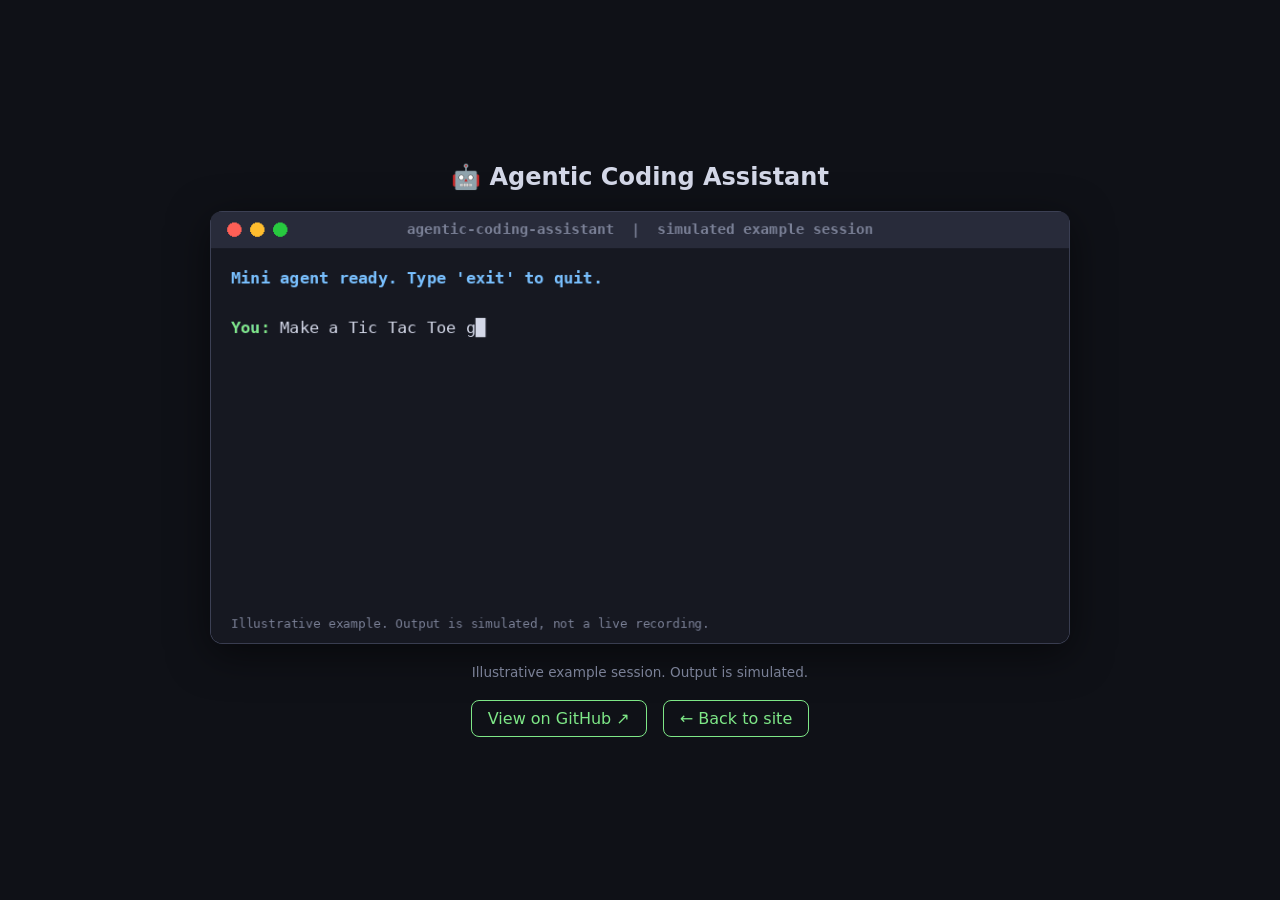
<file: demo.html>
<!doctype html>
<html lang="en">
  <head>
    <meta charset="utf-8" />
    <meta name="viewport" content="width=device-width, initial-scale=1" />
    <title>Agentic Coding Assistant: Demo</title>
    <style>
      :root {
        --bg: #0f1117;
        --text: #d4d8e8;
        --muted: #7a8096;
        --accent: #7ee787;
      }
      * {
        box-sizing: border-box;
      }
      body {
        margin: 0;
        min-height: 100vh;
        display: flex;
        flex-direction: column;
        align-items: center;
        justify-content: center;
        gap: 1.25rem;
        padding: 2rem 1rem;
        background: var(--bg);
        color: var(--text);
        font-family:
          system-ui,
          -apple-system,
          "Segoe UI",
          sans-serif;
        text-align: center;
      }
      h1 {
        margin: 0;
        font-size: 1.5rem;
      }
      img {
        width: 100%;
        max-width: 860px;
        height: auto;
        border-radius: 12px;
        box-shadow: 0 10px 40px rgba(0, 0, 0, 0.5);
      }
      .note {
        margin: 0;
        font-size: 0.85rem;
        color: var(--muted);
      }
      .links {
        display: flex;
        gap: 1rem;
        flex-wrap: wrap;
        justify-content: center;
      }
      a {
        color: var(--accent);
        text-decoration: none;
        border: 1px solid var(--accent);
        padding: 0.5rem 1rem;
        border-radius: 8px;
      }
      a:hover {
        background: var(--accent);
        color: var(--bg);
      }
    </style>
  </head>
  <body>
    <h1>🤖 Agentic Coding Assistant</h1>
    <img
      src="./images/demo.gif"
      alt="Animated example of the agent building a Tic Tac Toe game in the terminal"
    />
    <p class="note">Illustrative example session. Output is simulated.</p>
    <div class="links">
      <a
        href="https://github.com/theprotoscore/agentic-coding-assistant"
        target="_blank"
        rel="noopener noreferrer"
        >View on GitHub ↗</a
      >
      <a href="/">← Back to site</a>
    </div>
  </body>
</html>
</file>
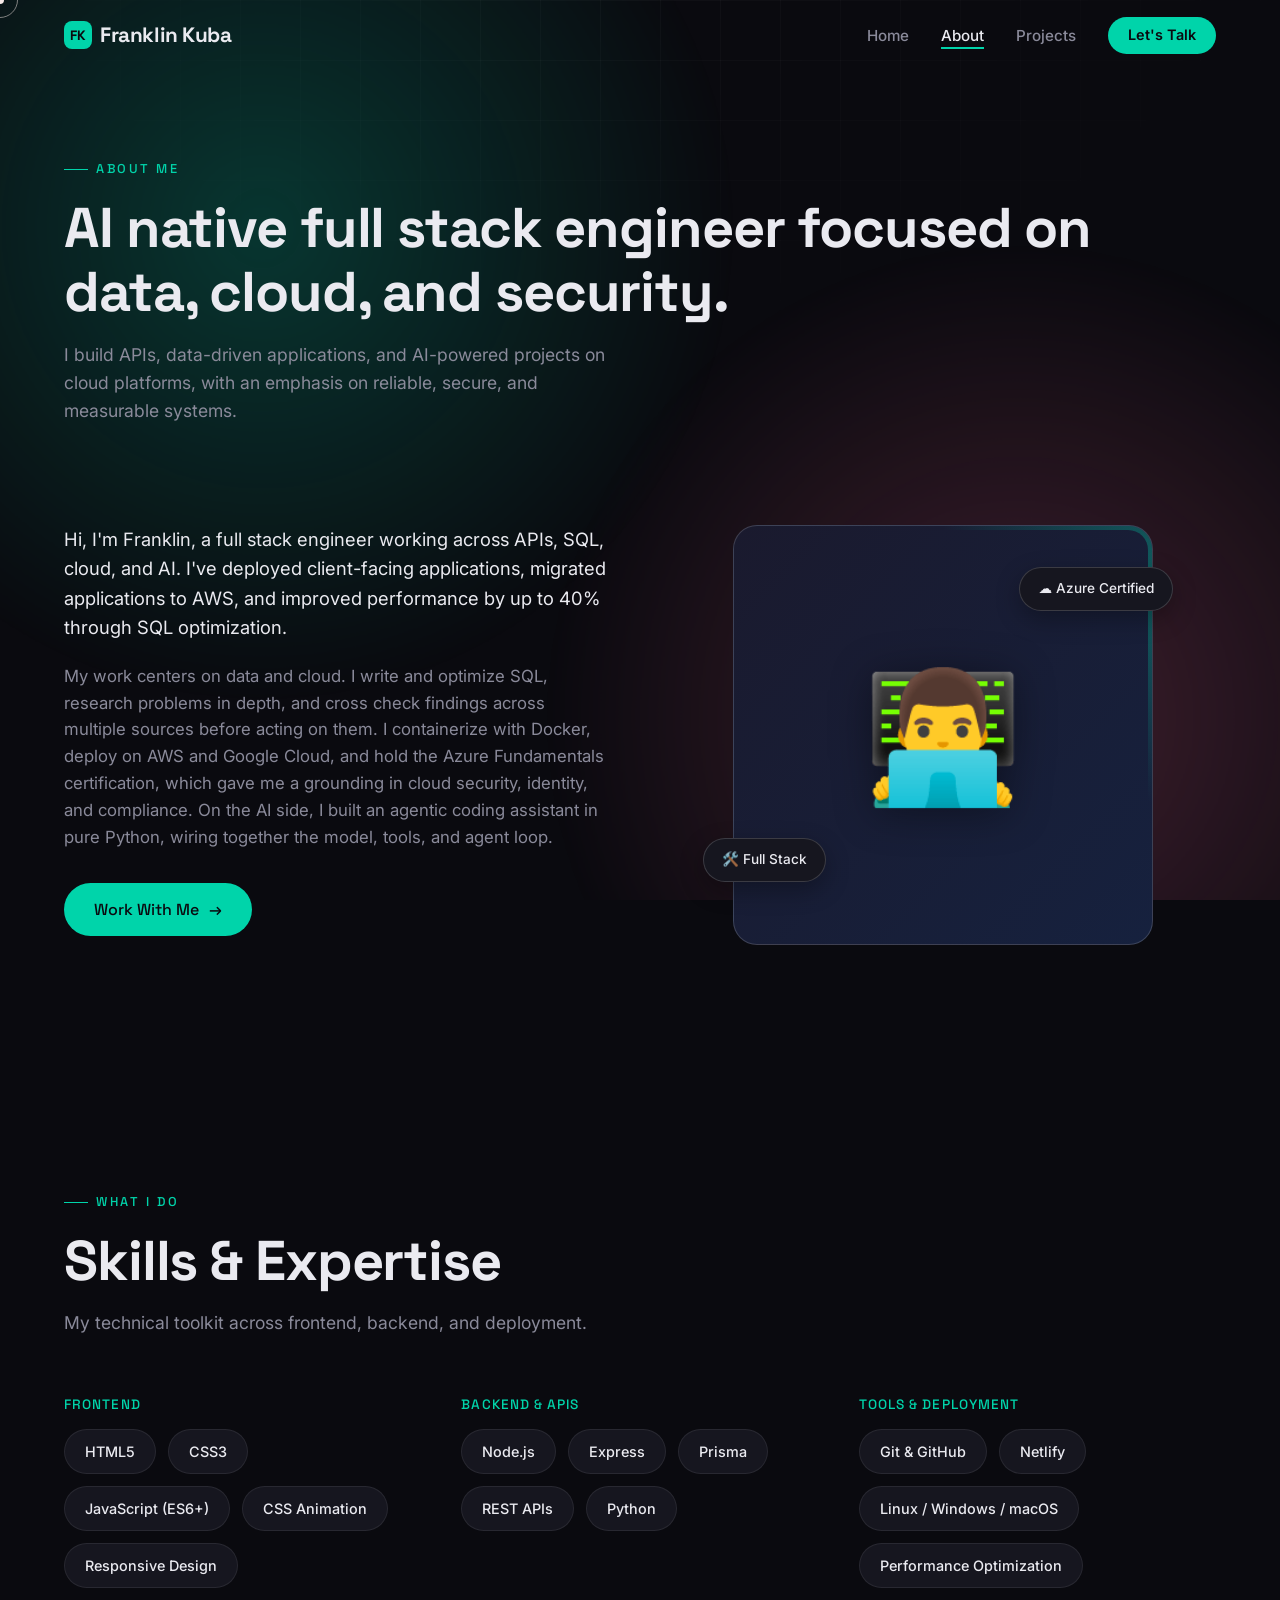
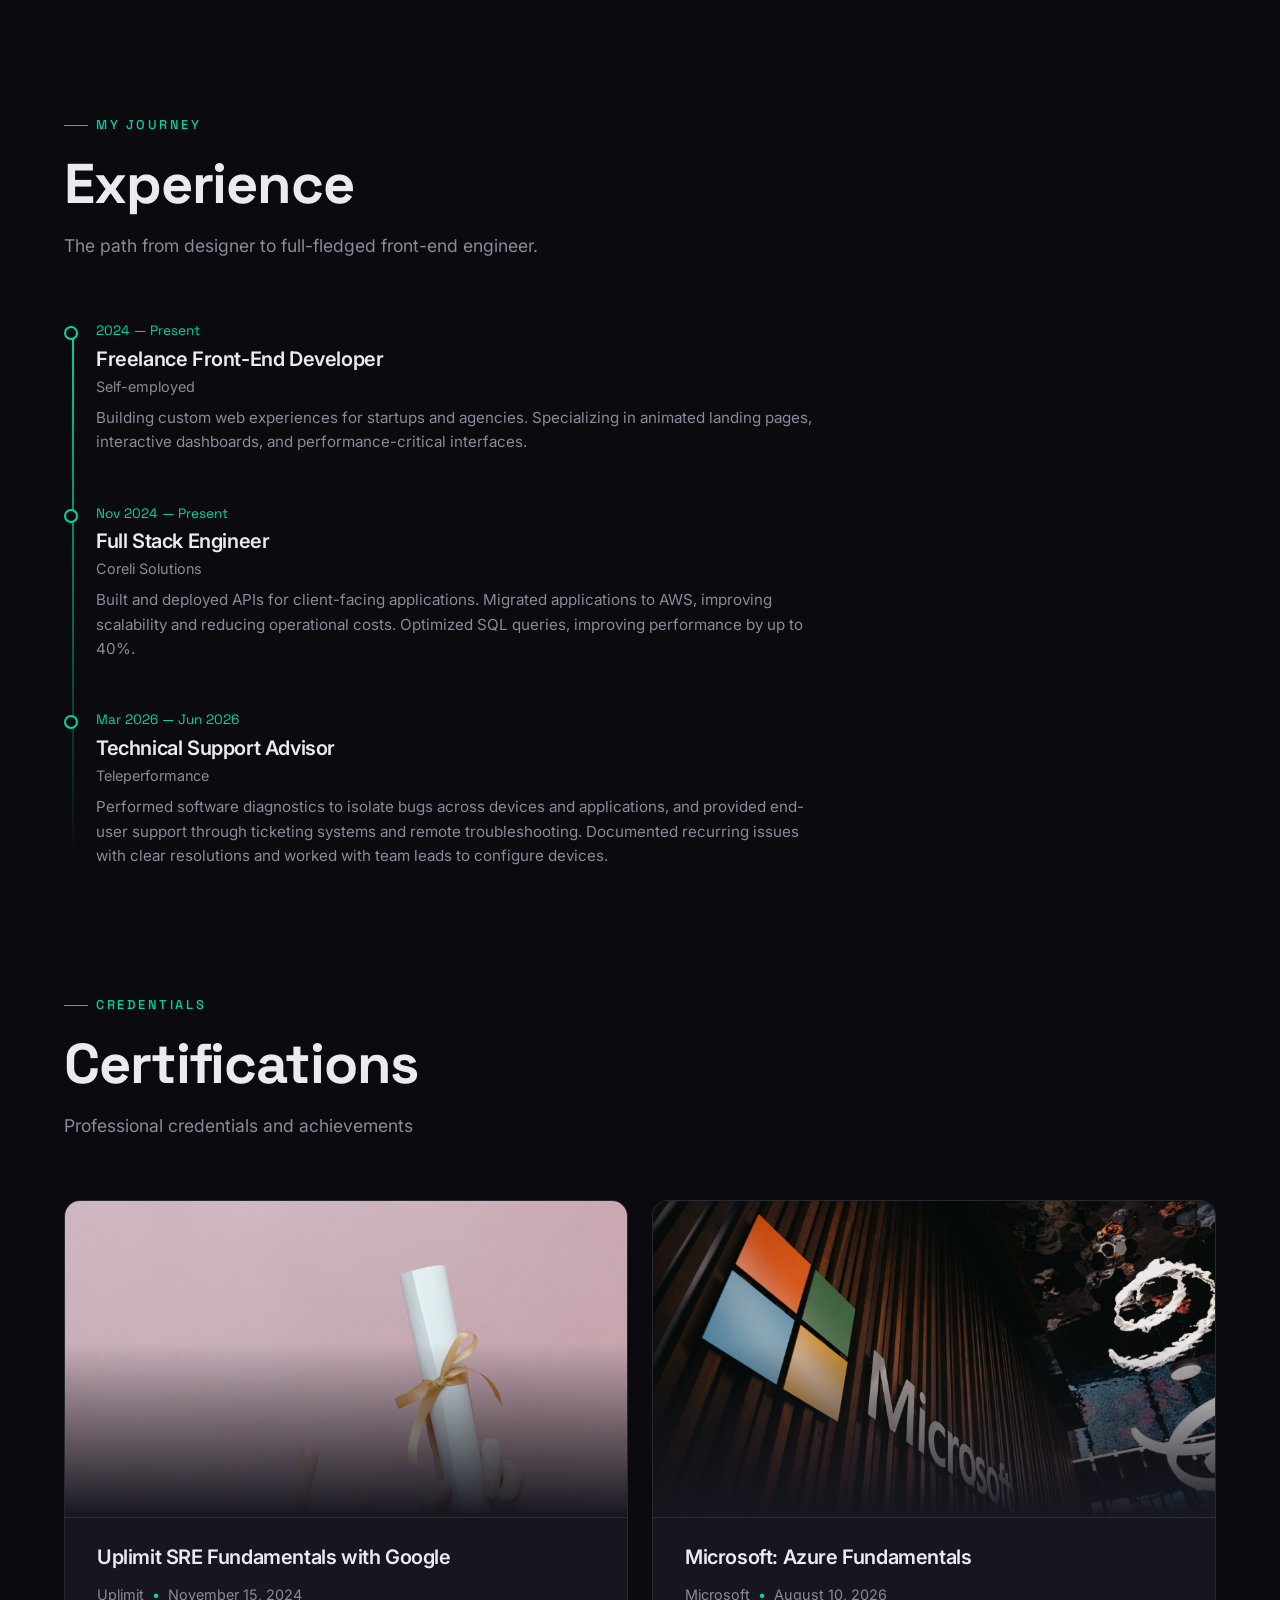
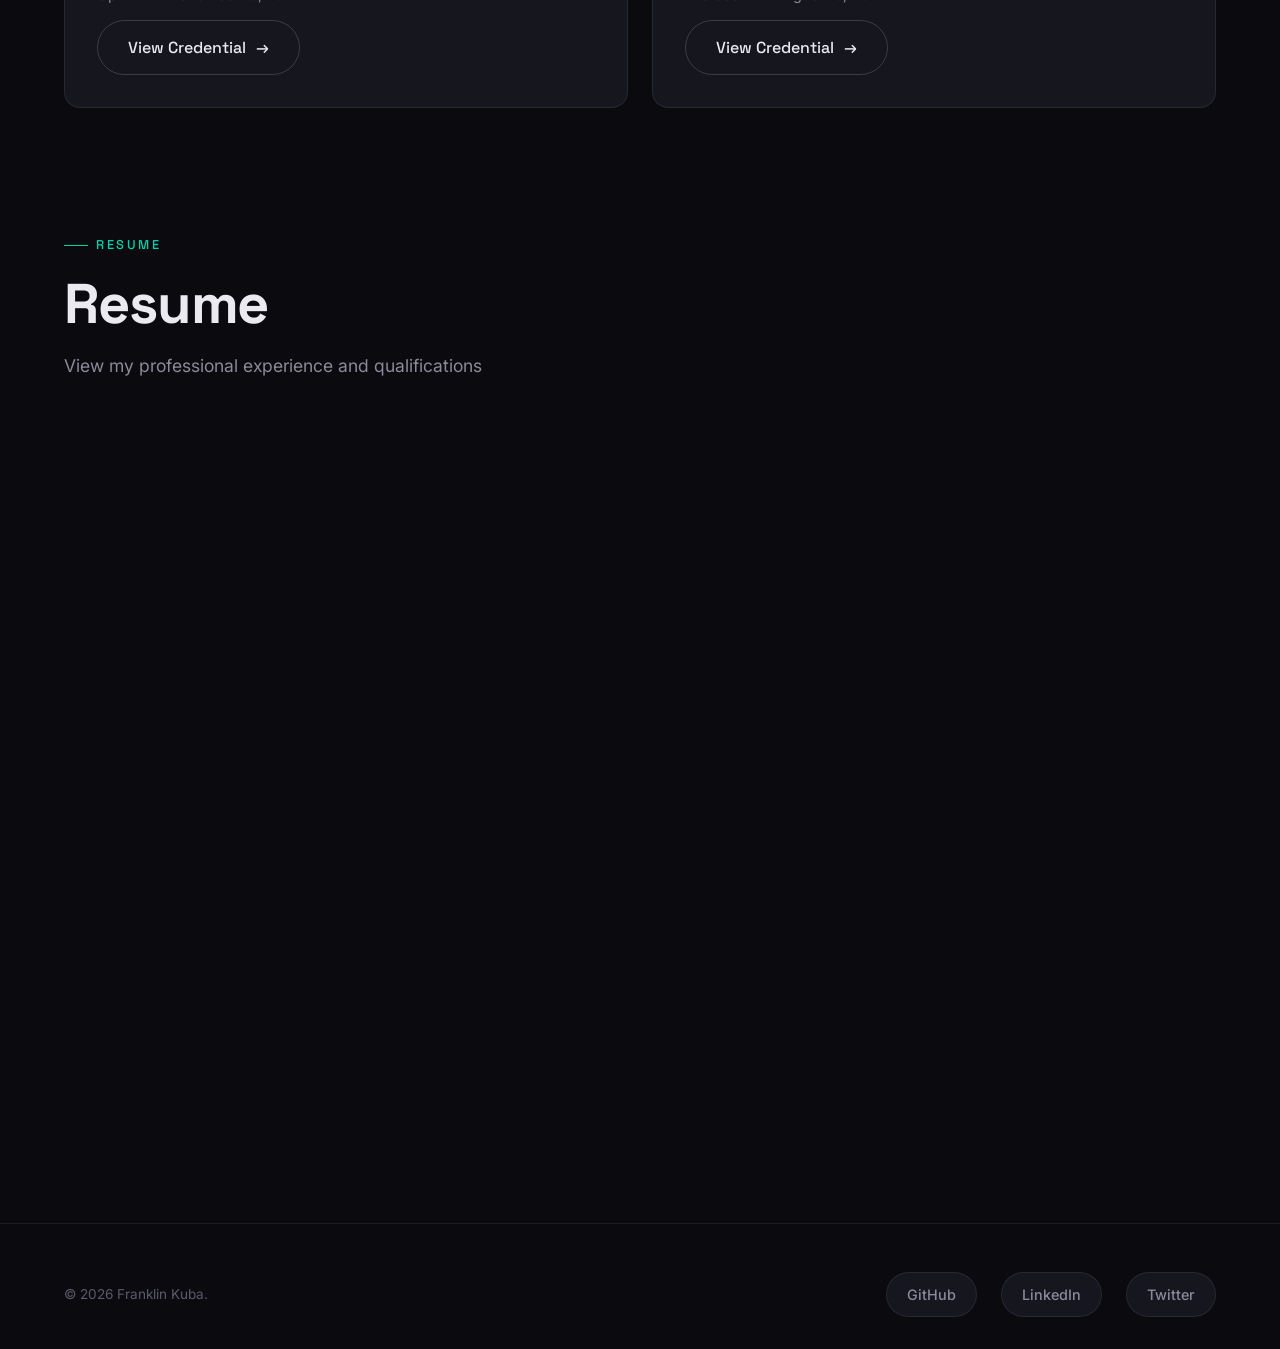
<file: pages/about.html>
<!doctype html>
<html lang="en">
  <head>
    <meta charset="UTF-8" />
    <link rel="icon" type="image/svg+xml" href="/vite.svg" />
    <meta name="viewport" content="width=device-width, initial-scale=1.0" />
    <link rel="stylesheet" href="../css/general.css" />
    <link rel="stylesheet" href="../css/about.css" />
    <title>About</title>
  </head>
  <body>
    <div class="loader">
      <div class="loader-text">ABOUT</div>
      <div class="loader-bar"></div>
    </div>

    <div class="cursor-dot"></div>
    <div class="cursor-ring"></div>

    <div class="aurora"></div>
    <div class="grid-overlay"></div>

    <div class="page-wrapper">
      <!-- Navbar -->
      <nav class="navbar">
        <div class="container">
          <a href="../index.html" class="logo">
            <span class="logo-mark">FK</span>
            Franklin Kuba
          </a>
          <button class="nav-toggle" aria-label="Toggle menu">
            <span></span><span></span><span></span>
          </button>
          <ul class="nav-links">
            <li><a href="../index.html">Home</a></li>
            <li><a href="about.html">About</a></li>
            <li><a href="projects.html">Projects</a></li>
            <li>
              <a href="contact.html" class="nav-cta">Let's Talk</a>
            </li>
          </ul>
        </div>
      </nav>

      <!-- Page header -->
      <section class="page-header">
        <div class="container">
          <div class="reveal">
            <div class="eyebrow">About Me</div>
            <h1 class="section-title" style="margin-bottom: 16px">
              AI native full stack engineer focused on data, cloud, and
              security.
            </h1>
            <p class="section-sub">
              I build APIs, data-driven applications, and AI-powered projects on
              cloud platforms, with an emphasis on reliable, secure, and
              measurable systems.
            </p>
          </div>
        </div>
      </section>

      <!-- Bio + Avatar -->
      <section style="padding-top: 0">
        <div class="container">
          <div class="two-col">
            <div class="reveal">
              <p
                style="
                  font-size: 1.15rem;
                  margin-bottom: 20px;
                  color: var(--text);
                "
              >
                Hi, I'm Franklin, a full stack engineer working across APIs,
                SQL, cloud, and AI. I've deployed client-facing applications,
                migrated applications to AWS, and improved performance by up to
                40% through SQL optimization.
              </p>
              <p
                style="
                  font-size: 1.05rem;
                  margin-bottom: 20px;
                  color: var(--text-muted);
                "
              >
                My work centers on data and cloud. I write and optimize SQL,
                research problems in depth, and cross check findings across
                multiple sources before acting on them. I containerize with
                Docker, deploy on AWS and Google Cloud, and hold the Azure
                Fundamentals certification, which gave me a grounding in cloud
                security, identity, and compliance. On the AI side, I built an
                agentic coding assistant in pure Python, wiring together the
                model, tools, and agent loop.
              </p>
              <div style="margin-top: 32px">
                <a href="contact.html" class="btn btn-primary">
                  Work With Me
                  <span>→</span>
                </a>
              </div>
            </div>

            <div class="reveal reveal-delay-2">
              <div class="avatar-wrap" data-parallax="0.05">
                <div class="avatar-frame">
                  <span class="emoji-inner">👨‍💻</span>
                </div>
                <div class="floating-badge badge-1">☁️ Azure Certified</div>
                <div class="floating-badge badge-2">🛠️ Full Stack</div>
              </div>
            </div>
          </div>
        </div>
      </section>

      <!-- Skills -->
      <section>
        <div class="container">
          <div class="reveal">
            <div class="eyebrow">What I Do</div>
            <h2 class="section-title">Skills & Expertise</h2>
            <p class="section-sub">
              My technical toolkit across frontend, backend, and deployment.
            </p>
          </div>

          <div class="skill-groups">
            <div class="skill-group reveal">
              <h4>Frontend</h4>
              <div class="skill-chips">
                <span class="chip">HTML5</span>
                <span class="chip">CSS3</span>
                <span class="chip">JavaScript (ES6+)</span>
                <span class="chip">CSS Animation</span>
                <span class="chip">Responsive Design</span>
              </div>
            </div>

            <div class="skill-group reveal reveal-delay-1">
              <h4>Backend & APIs</h4>
              <div class="skill-chips">
                <span class="chip">Node.js</span>
                <span class="chip">Express</span>
                <span class="chip">Prisma</span>
                <span class="chip">REST APIs</span>
                <span class="chip">Python</span>
              </div>
            </div>

            <div class="skill-group reveal reveal-delay-2">
              <h4>Tools & Deployment</h4>
              <div class="skill-chips">
                <span class="chip">Git & GitHub</span>
                <span class="chip">Netlify</span>
                <span class="chip">Linux / Windows / macOS</span>
                <span class="chip">Performance Optimization</span>
              </div>
            </div>
          </div>
        </div>
      </section>

      <!-- Timeline -->
      <section style="padding-top: 0">
        <div class="container">
          <div class="reveal">
            <div class="eyebrow">My Journey</div>
            <h2 class="section-title">Experience</h2>
            <p class="section-sub">
              The path from designer to full-fledged front-end engineer.
            </p>
          </div>

          <div class="timeline">
            <div class="timeline-item reveal">
              <div class="timeline-date">2024 — Present</div>
              <h4>Freelance Front-End Developer</h4>
              <div class="org">Self-employed</div>
              <p>
                Building custom web experiences for startups and agencies.
                Specializing in animated landing pages, interactive dashboards,
                and performance-critical interfaces.
              </p>
            </div>
            <div class="timeline-item reveal reveal-delay-1">
              <div class="timeline-date">Nov 2024 — Present</div>
              <h4>Full Stack Engineer</h4>
              <div class="org">Coreli Solutions</div>
              <p>
                Built and deployed APIs for client-facing applications. Migrated
                applications to AWS, improving scalability and reducing
                operational costs. Optimized SQL queries, improving performance
                by up to 40%.
              </p>
            </div>
            <div class="timeline-item reveal reveal-delay-2">
              <div class="timeline-date">Mar 2026 — Jun 2026</div>
              <h4>Technical Support Advisor</h4>
              <div class="org">Teleperformance</div>
              <p>
                Performed software diagnostics to isolate bugs across devices
                and applications, and provided end-user support through
                ticketing systems and remote troubleshooting. Documented
                recurring issues with clear resolutions and worked with team
                leads to configure devices.
              </p>
            </div>
          </div>
        </div>
      </section>

      <!-- Certifications -->
      <section style="padding-top: 0">
        <div class="container">
          <div class="reveal">
            <div class="eyebrow">Credentials</div>
            <h2 class="section-title">Certifications</h2>
            <p class="section-sub">Professional credentials and achievements</p>
          </div>

          <div class="info-grid">
            <article class="info-card reveal">
              <div class="info-card-image">
                <img
                  src="/images/pexels-certification.jpg"
                  alt="Uplimit SRE Fundamentals with Google certification"
                  loading="lazy"
                />
              </div>
              <div class="info-card-body">
                <h3>Uplimit SRE Fundamentals with Google</h3>
                <div class="info-card-meta">
                  <span>Uplimit</span>
                  <span class="dot">•</span>
                  <time datetime="2024-11-15">November 15, 2024</time>
                </div>
                <a
                  href="https://www.credential.net/1b061825-208e-40e1-88e0-7d75e5f5a80b#acc.vcsWuq3P"
                  target="_blank"
                  rel="noopener noreferrer"
                  class="btn btn-ghost"
                  >View Credential <span>→</span></a
                >
              </div>
            </article>

            <article class="info-card reveal reveal-delay-1">
              <div class="info-card-image">
                <img
                  src="/images/pexels-microsoft.jpg"
                  alt="Microsoft Azure Fundamentals certification"
                  loading="lazy"
                />
              </div>
              <div class="info-card-body">
                <h3>Microsoft: Azure Fundamentals</h3>
                <div class="info-card-meta">
                  <span>Microsoft</span>
                  <span class="dot">•</span>
                  <time datetime="2026-08-10">August 10, 2026</time>
                </div>
                <a
                  href="https://learn.microsoft.com/en-us/users/franklinkuba-4340/credentials/a5c5408ed3b37ac4?ref=https%3A%2F%2Fwww.linkedin.com%2F"
                  target="_blank"
                  rel="noopener noreferrer"
                  class="btn btn-ghost"
                  >View Credential <span>→</span></a
                >
              </div>
            </article>
          </div>
        </div>
      </section>

      <!-- Resume -->
      <section style="padding-top: 0">
        <div class="container">
          <div class="reveal">
            <div class="eyebrow">Resume</div>
            <h2 class="section-title">Resume</h2>
            <p class="section-sub">
              View my professional experience and qualifications
            </p>
          </div>

          <div class="info-grid">
            <article class="info-card info-card-wide reveal">
              <div class="info-card-image">
                <img
                  src="/images/pexels-resume.jpg"
                  alt="Franklin Kuba professional resume"
                  loading="lazy"
                />
              </div>
              <div class="info-card-body">
                <h3>My Professional Resume</h3>
                <p>
                  View my complete work history, education, and skills. Download
                  a copy for your records or view it online to see my full
                  professional background and technical expertise.
                </p>
                <div class="info-card-actions">
                  <a
                    href="/docs/Franklin_kuba_resume.pdf"
                    target="_blank"
                    rel="noopener noreferrer"
                    class="btn btn-primary"
                    >View Resume <span>→</span></a
                  >
                  <a
                    href="/docs/Franklin_kuba_resume.pdf"
                    download
                    class="btn btn-ghost"
                    >Download Resume</a
                  >
                </div>
              </div>
            </article>
          </div>
        </div>
      </section>

      <!-- CTA -->
      <section style="padding-top: 0">
        <div class="container">
          <div class="reveal" style="text-align: center">
            <h2 class="section-title">Want to know more?</h2>
            <p
              class="section-sub"
              style="margin-left: auto; margin-right: auto"
            >
              Check out my work or reach out directly — I'd love to hear about
              your project.
            </p>
            <div
              style="
                display: flex;
                gap: 16px;
                justify-content: center;
                flex-wrap: wrap;
              "
            >
              <a href="projects.html" class="btn btn-primary"
                >View Projects <span>→</span></a
              >
              <a href="contact.html" class="btn btn-ghost">Contact Me</a>
            </div>
          </div>
        </div>
      </section>

      <footer class="footer">
        <div class="container">
          <div class="footer-copy">© 2026 Franklin Kuba.</div>
          <div class="footer-links">
            <a
              href="https://github.com/theprotoscore"
              target="_blank"
              class="chip"
              >GitHub</a
            >
            <a
              href="https://www.linkedin.com/in/franklinkuba/"
              target="_blank"
              class="chip"
              >LinkedIn</a
            >
            <a
              href="https://twitter.com/theprotoscore"
              target="_blank"
              class="chip"
              >Twitter</a
            >
          </div>
        </div>
      </footer>
    </div>

    <script src="../js/main.js"></script>
  </body>
</html>
</file>
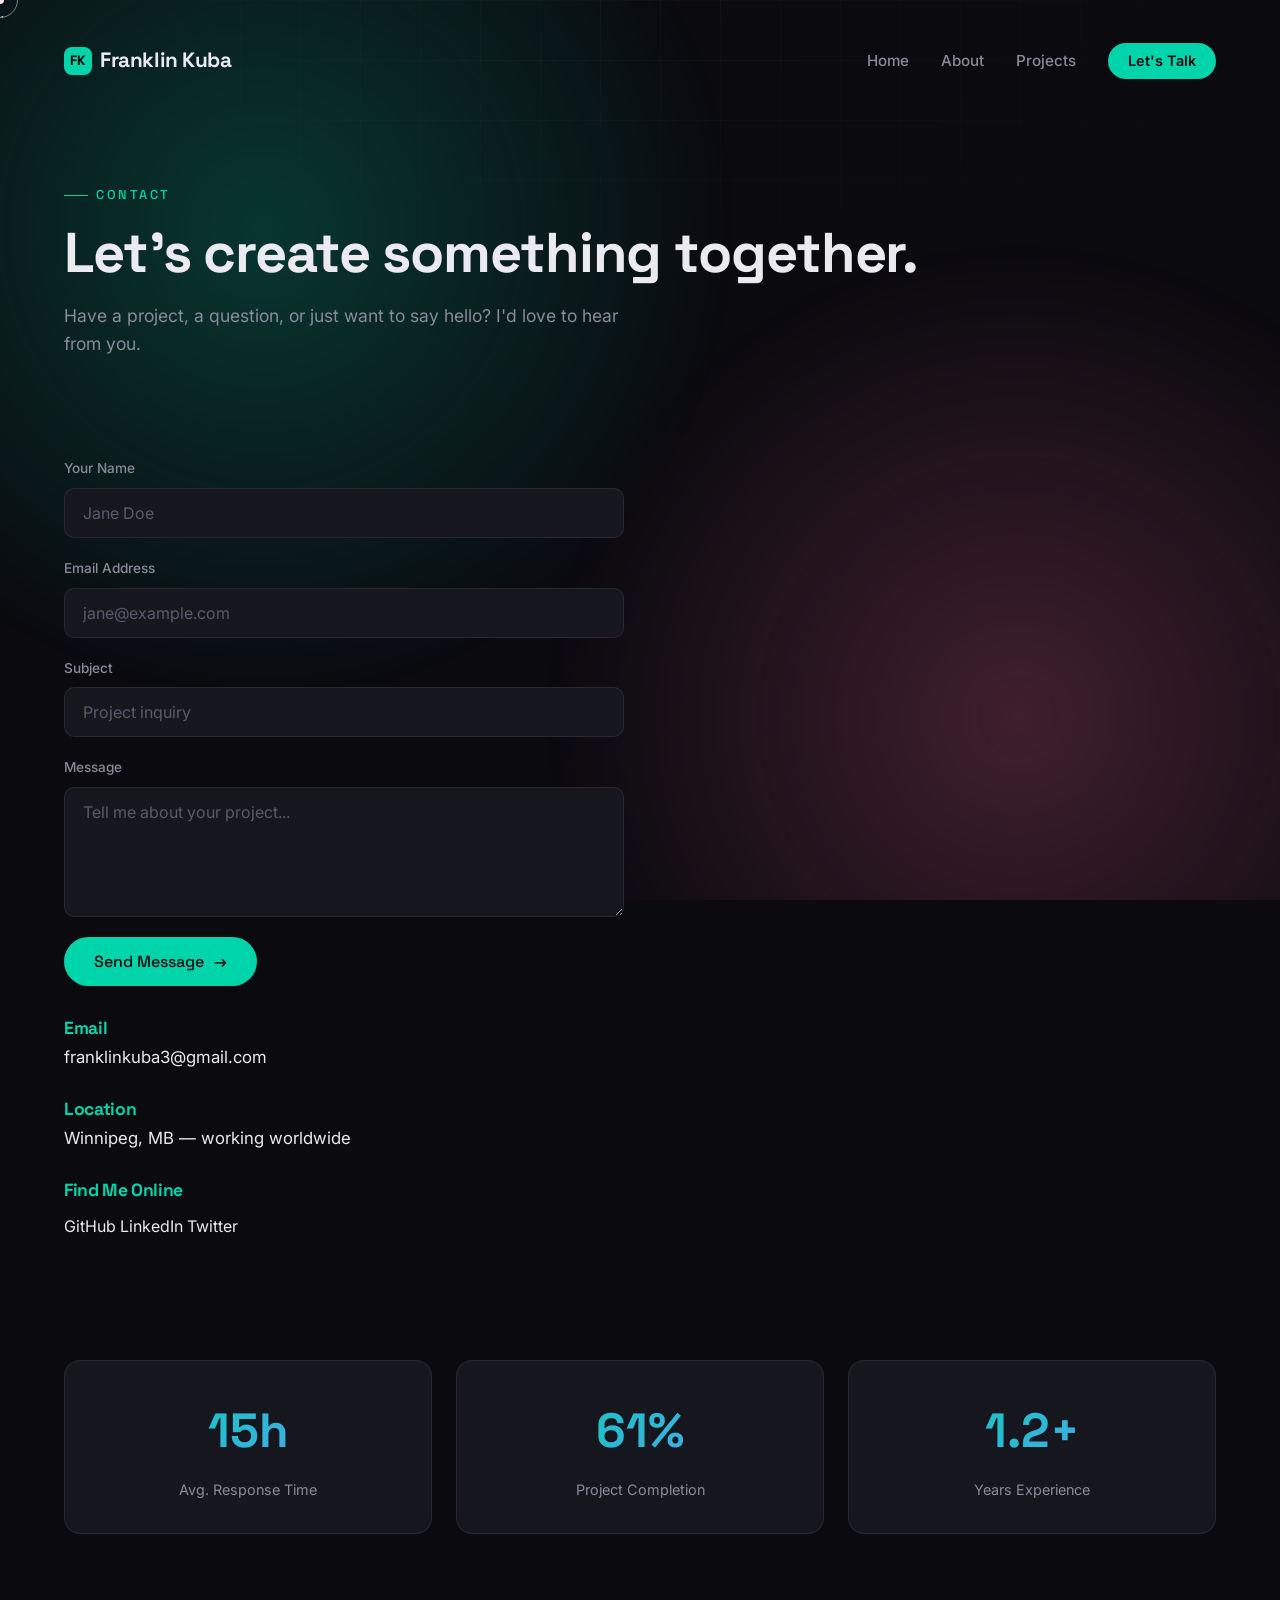
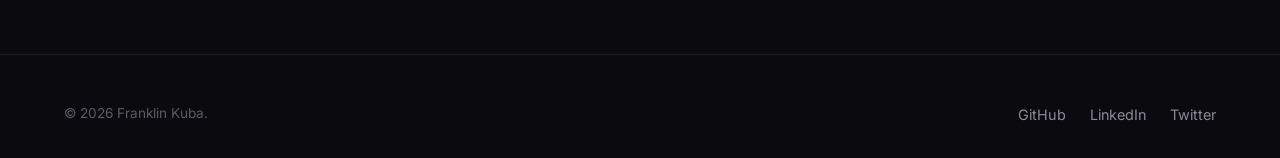
<file: pages/contact.html>
<!doctype html>
<html lang="en">
  <head>
    .
    <link rel="icon" type="image/svg+xml" href="/vite.svg" />
    <meta name="viewport" content="width=device-width, initial-scale=1.0" />
    <link rel="stylesheet" href="../css/general.css" />
    <link rel="stylesheet" href="../css/contact.css" />
    <title>Contact</title>
  </head>
  <body>
    <div class="loader">
      <div class="loader-text">CONTACT</div>
      <div class="loader-bar"></div>
    </div>

    <div class="cursor-dot"></div>
    <div class="cursor-ring"></div>

    <div class="aurora"></div>
    <div class="grid-overlay"></div>

    <div class="page-wrapper">
      <nav class="navbar">
        <div class="container">
          <a href="../index.html" class="logo">
            <span class="logo-mark">FK</span>
            Franklin Kuba
          </a>
          <button class="nav-toggle" aria-label="Toggle menu">
            <span></span><span></span><span></span>
          </button>
          <ul class="nav-links">
            <li><a href="../index.html">Home</a></li>
            <li><a href="about.html">About</a></li>
            <li><a href="projects.html">Projects</a></li>
            <li>
              <a href="contact.html" class="nav-cta">Let's Talk</a>
            </li>
          </ul>
        </div>
      </nav>

      <!-- Page header -->
      <section class="page-header">
        <div class="container">
          <div class="reveal">
            <div class="eyebrow">Contact</div>
            <h1 class="section-title" style="margin-bottom: 16px">
              Let's create something together.
            </h1>
            <p class="section-sub">
              Have a project, a question, or just want to say hello? I'd love to
              hear from you.
            </p>
          </div>
        </div>
      </section>

      <!-- Contact form + info -->
      <section style="padding-top: 0">
        <div class="container">
          <div class="two-col">
            <!-- Form -->
            <div class="reveal">
              <form class="contact-form">
                <div class="field-group">
                  <label for="name">Your Name</label>
                  <input
                    type="text"
                    id="name"
                    name="name"
                    placeholder="Jane Doe"
                    required
                  />
                </div>
                <div class="field-group">
                  <label for="email">Email Address</label>
                  <input
                    type="email"
                    id="email"
                    name="email"
                    placeholder="jane@example.com"
                    required
                  />
                </div>
                <div class="field-group">
                  <label for="subject">Subject</label>
                  <input
                    type="text"
                    id="subject"
                    name="subject"
                    placeholder="Project inquiry"
                    required
                  />
                </div>
                <div class="field-group">
                  <label for="message">Message</label>
                  <textarea
                    id="message"
                    name="message"
                    rows="5"
                    placeholder="Tell me about your project..."
                    required
                  ></textarea>
                </div>
                <button
                  type="submit"
                  class="btn btn-primary"
                  style="align-self: flex-start"
                >
                  Send Message
                  <span>→</span>
                </button>
              </form>
            </div>

            <!-- Info -->
            <div class="reveal reveal-delay-2" style="margin-top: 2rem">
              <div style="display: flex; flex-direction: column; gap: 28px">
                <div>
                  <h3
                    style="
                      font-size: 1.1rem;
                      margin-bottom: 6px;
                      color: var(--accent);
                    "
                  >
                    Email
                  </h3>
                  <p style="font-size: 1.05rem">franklinkuba3@gmail.com</p>
                </div>
                <div>
                  <h3
                    style="
                      font-size: 1.1rem;
                      margin-bottom: 6px;
                      color: var(--accent);
                    "
                  >
                    Location
                  </h3>
                  <p style="font-size: 1.05rem">
                    Winnipeg, MB — working worldwide
                  </p>
                </div>
                <!-- <div>
                  <h3
                    style="
                      font-size: 1.1rem;
                      margin-bottom: 6px;
                      color: var(--accent);
                    "
                  >
                    Availability
                  </h3>
                  <p style="font-size: 1.05rem">
                    Currently accepting freelance projects for Q4 2026
                  </p>
                </div> -->
                <div>
                  <h3
                    style="
                      font-size: 1.1rem;
                      margin-bottom: 14px;
                      color: var(--accent);
                    "
                  >
                    Find Me Online
                  </h3>
                  <div class="skill-chips">
                    <a
                      href="https://github.com/theprotoscore"
                      target="_blank"
                      class="chip"
                      >GitHub</a
                    >
                    <a
                      href="https://www.linkedin.com/in/franklinkuba/"
                      target="_blank"
                      class="chip"
                      >LinkedIn</a
                    >
                    <a
                      href="https://twitter.com/theprotoscore"
                      target="_blank"
                      class="chip"
                      >Twitter</a
                    >
                  </div>
                </div>
              </div>
            </div>
          </div>
        </div>
      </section>

      <!-- Stats -->
      <section style="padding-top: 0">
        <div class="container">
          <div class="stats-grid">
            <div class="stat-card reveal">
              <div class="num">
                <span data-count="24" data-suffix="h">0</span>
              </div>
              <div class="label">Avg. Response Time</div>
            </div>
            <div class="stat-card reveal reveal-delay-1">
              <div class="num">
                <span data-count="100" data-suffix="%">0</span>
              </div>
              <div class="label">Project Completion</div>
            </div>
            <div class="stat-card reveal reveal-delay-2">
              <div class="num">
                <span data-count="2" data-suffix="+">0</span>
              </div>
              <div class="label">Years Experience</div>
            </div>
          </div>
        </div>
      </section>

      <footer class="footer">
        <div class="container">
          <div class="footer-copy">© 2026 Franklin Kuba.</div>
          <div class="footer-links">
            <a
              href="https://github.com/theprotoscore"
              target="_blank"
              class="chip"
              >GitHub</a
            >
            <a
              href="https://www.linkedin.com/in/franklinkuba/"
              target="_blank"
              class="chip"
              >LinkedIn</a
            >
            <a
              href="https://twitter.com/theprotoscore"
              target="_blank"
              class="chip"
              >Twitter</a
            >
          </div>
        </div>
      </footer>
    </div>

    <script type="module" src="../js/main.js"></script>
  </body>
</html>
</file>
<file: css/general.css>
/* ============================================
   Portfolio — General (shared on every page)
   ============================================ */

@import url("https://fonts.googleapis.com/css2?family=Space+Grotesk:wght@400;500;700&family=Inter:wght@300;400;500;600&display=swap");

/* ---------- Reset & Base ---------- */
*,
*::before,
*::after {
  margin: 0;
  padding: 0;
  box-sizing: border-box;
}

:root {
  /* Colors */
  --bg: #0a0a0f;
  --bg-elev: #12121a;
  --bg-card: #16161f;
  --surface: rgba(255, 255, 255, 0.03);
  --surface-hover: rgba(255, 255, 255, 0.07);

  --text: #eaeaf0;
  --text-muted: #8a8a9a;
  --text-dim: #5a5a6a;

  --accent: #00d4aa;
  --accent-dim: #00a88a;
  --accent-glow: rgba(0, 212, 170, 0.35);
  --accent-2: #ff6b9d;
  --accent-3: #5b9bff;

  --border: rgba(255, 255, 255, 0.08);
  --border-bright: rgba(255, 255, 255, 0.16);

  /* Typography */
  --font-display: "Space Grotesk", system-ui, sans-serif;
  --font-body: "Inter", system-ui, sans-serif;

  /* Spacing */
  --space: 8px;
  --radius: 16px;
  --radius-sm: 10px;

  /* Transitions */
  --ease-out: cubic-bezier(0.16, 1, 0.3, 1);
  --ease-in-out: cubic-bezier(0.65, 0, 0.35, 1);
  --spring: cubic-bezier(0.34, 1.56, 0.64, 1);
  --ease-soft: cubic-bezier(0.33, 1, 0.68, 1);

  --nav-h: 72px;
}

html {
  scroll-behavior: smooth;
}

body {
  font-family: var(--font-body);
  font-weight: 400;
  line-height: 1.6;
  color: var(--text);
  background: var(--bg);
  overflow-x: hidden;
  -webkit-font-smoothing: antialiased;
  -moz-osx-font-smoothing: grayscale;
}

a {
  color: inherit;
  text-decoration: none;
}

ul {
  list-style: none;
}

h1,
h2,
h3,
h4 {
  font-family: var(--font-display);
  font-weight: 700;
  line-height: 1.15;
  letter-spacing: -0.02em;
}

/* ---------- Aurora background ---------- */
.aurora {
  position: fixed;
  inset: 0;
  z-index: 0;
  overflow: hidden;
  pointer-events: none;
}
.aurora::before,
.aurora::after {
  content: "";
  position: absolute;
  width: 75vw;
  height: 75vw;
  border-radius: 50%;
  opacity: 0.22;
  will-change: transform;
  animation: aurora-float 20s var(--ease-in-out) infinite alternate;
}
.aurora::before {
  background: radial-gradient(closest-side, var(--accent), transparent);
  top: -28%;
  left: -17%;
}
.aurora::after {
  background: radial-gradient(closest-side, var(--accent-2), transparent);
  bottom: -33%;
  right: -17%;
  animation-delay: -10s;
}

@keyframes aurora-float {
  0% {
    transform: translate(0, 0) scale(1);
  }
  50% {
    transform: translate(8vw, 6vh) scale(1.15);
  }
  100% {
    transform: translate(-5vw, 4vh) scale(0.9);
  }
}

/* ---------- Grid noise overlay ---------- */
.grid-overlay {
  position: fixed;
  inset: 0;
  z-index: 1;
  pointer-events: none;
  background-image:
    linear-gradient(to right, var(--border) 1px, transparent 1px),
    linear-gradient(to bottom, var(--border) 1px, transparent 1px);
  background-size: 60px 60px;
  mask-image: radial-gradient(
    ellipse 80% 60% at 50% 0%,
    black 0%,
    transparent 70%
  );
  -webkit-mask-image: radial-gradient(
    ellipse 80% 60% at 50% 0%,
    black 0%,
    transparent 70%
  );
  opacity: 0.4;
}

/* ---------- Custom cursor ---------- */
.cursor-dot,
.cursor-ring {
  position: fixed;
  top: 0;
  left: 0;
  border-radius: 50%;
  pointer-events: none;
  z-index: 9999;
  mix-blend-mode: difference;
}
.cursor-dot {
  width: 8px;
  height: 8px;
  background: #fff;
  transform: translate(-50%, -50%);
  transition:
    width 0.2s,
    height 0.2s;
}
.cursor-ring {
  width: 36px;
  height: 36px;
  border: 1.5px solid rgba(255, 255, 255, 0.5);
  transform: translate(-50%, -50%);
  transition:
    width 0.3s var(--spring),
    height 0.3s var(--spring),
    border-color 0.3s;
}
.cursor-ring.hover {
  width: 56px;
  height: 56px;
  border-color: var(--accent);
}

/* ---------- Loader ---------- */
.loader {
  position: fixed;
  inset: 0;
  z-index: 10000;
  background: var(--bg);
  display: flex;
  align-items: center;
  justify-content: center;
  transition:
    opacity 0.6s var(--ease-out),
    visibility 0.6s;
}
.loader.done {
  opacity: 0;
  visibility: hidden;
}
.loader-text {
  font-family: var(--font-display);
  font-size: 1.4rem;
  font-weight: 500;
  letter-spacing: 0.3em;
  color: var(--text-muted);
  overflow: hidden;
}
.loader-text span {
  display: inline-block;
  animation: loader-rise 0.6s var(--ease-out) forwards;
  opacity: 0;
  transform: translateY(20px);
}
@keyframes loader-rise {
  to {
    opacity: 1;
    transform: translateY(0);
  }
}
.loader-bar {
  position: absolute;
  bottom: 0;
  left: 0;
  height: 2px;
  width: 0%;
  background: var(--accent);
  box-shadow: 0 0 12px var(--accent-glow);
}

/* ---------- Layout ---------- */
.page-wrapper {
  position: relative;
  z-index: 2;
}

section {
  padding: 120px 0;
}

.container {
  max-width: 1200px;
  margin: 0 auto;
  padding: 0 24px;
}

.eyebrow {
  display: inline-flex;
  align-items: center;
  gap: 8px;
  font-family: var(--font-display);
  font-size: 0.8rem;
  font-weight: 500;
  text-transform: uppercase;
  letter-spacing: 0.2em;
  color: var(--accent);
  margin-bottom: 16px;
}
.eyebrow::before {
  content: "";
  width: 24px;
  height: 1px;
  background: var(--accent);
}

.section-title {
  font-size: clamp(2rem, 5vw, 3.5rem);
  margin-bottom: 16px;
}

.section-sub {
  font-size: 1.1rem;
  color: var(--text-muted);
  max-width: 560px;
  margin-bottom: 60px;
}

/* ---------- Page header (inner pages) ---------- */
.page-header {
  padding-top: calc(var(--nav-h) + 80px);
  padding-bottom: 40px;
}
.page-header .container {
  text-align: left;
}

/* ---------- Navbar ---------- */
.navbar {
  position: fixed;
  top: 0;
  left: 0;
  right: 0;
  height: var(--nav-h);
  z-index: 1000;
  display: flex;
  align-items: center;
  transition:
    background 0.4s var(--ease-out),
    border-color 0.4s;
  border-bottom: 1px solid transparent;
}
.navbar.scrolled {
  background: rgba(10, 10, 15, 0.8);
  backdrop-filter: blur(16px);
  -webkit-backdrop-filter: blur(16px);
  border-bottom: 1px solid var(--border);
}
.navbar .container {
  display: flex;
  align-items: center;
  justify-content: space-between;
  width: 100%;
}

.logo {
  font-family: var(--font-display);
  font-weight: 700;
  font-size: 1.3rem;
  letter-spacing: -0.02em;
  display: flex;
  align-items: center;
  gap: 8px;
}
.logo-mark {
  width: 28px;
  height: 28px;
  border-radius: 8px;
  background: var(--accent);
  display: grid;
  place-items: center;
  font-size: 0.85rem;
  color: var(--bg);
  font-weight: 700;
  transition: transform 0.4s var(--spring);
}
.logo:hover .logo-mark {
  transform: rotate(90deg) scale(1.1);
}

.nav-links {
  display: flex;
  gap: 32px;
  align-items: center;
}
.nav-links a {
  font-size: 0.95rem;
  font-weight: 500;
  color: var(--text-muted);
  position: relative;
  transition: color 0.3s;
  padding: 4px 0;
}
.nav-links a::after {
  content: "";
  position: absolute;
  bottom: 0;
  left: 0;
  width: 0;
  height: 2px;
  background: var(--accent);
  transition: width 0.3s var(--ease-out);
}
.nav-links a:hover,
.nav-links a.active {
  color: var(--text);
}
.nav-links a:hover::after,
.nav-links a.active::after {
  width: 100%;
}

/* Higher specificity than ".nav-links a" so these actually apply */
.nav-links a.nav-cta {
  display: inline-block;
  padding: 8px 20px;
  border-radius: 100px;
  background: var(--accent);
  color: var(--bg);
  font-weight: 600;
  font-size: 0.9rem;
  line-height: 1.4;
  transition:
    transform 0.3s var(--spring),
    box-shadow 0.3s;
}
.nav-links a.nav-cta::after {
  display: none;
}
.nav-links a.nav-cta:hover {
  color: var(--bg);
  transform: translateY(-2px);
  box-shadow: 0 8px 24px var(--accent-glow);
}

.nav-toggle {
  display: none;
  flex-direction: column;
  gap: 5px;
  background: none;
  border: none;
  cursor: pointer;
  padding: 8px;
}
.nav-toggle span {
  width: 24px;
  height: 2px;
  background: var(--text);
  border-radius: 2px;
  transition:
    transform 0.3s var(--ease-out),
    opacity 0.3s;
}
.nav-toggle.open span:nth-child(1) {
  transform: translateY(7px) rotate(45deg);
}
.nav-toggle.open span:nth-child(2) {
  opacity: 0;
}
.nav-toggle.open span:nth-child(3) {
  transform: translateY(-7px) rotate(-45deg);
}

/* ---------- Buttons ---------- */
.btn {
  display: inline-flex;
  align-items: center;
  gap: 10px;
  padding: 14px 30px;
  border-radius: 100px;
  font-family: var(--font-display);
  font-weight: 500;
  font-size: 1rem;
  cursor: pointer;
  border: none;
  position: relative;
  overflow: hidden;
  transition:
    transform 0.3s var(--spring),
    box-shadow 0.3s;
}
.btn-primary {
  background: var(--accent);
  color: var(--bg);
}
.btn-primary > * {
  position: relative;
  z-index: 1;
}
.btn-primary:hover {
  transform: translateY(-3px);
  box-shadow: 0 12px 32px rgba(0, 212, 170, 0.3);
}

.btn-ghost {
  background: transparent;
  color: var(--text);
  border: 1px solid var(--border-bright);
}
.btn-ghost:hover {
  border-color: var(--accent);
  color: var(--accent);
  transform: translateY(-3px);
}

/* ---------- Scroll reveal ---------- */
.reveal {
  opacity: 0;
  transform: translateY(40px);
  transition:
    opacity 0.8s var(--ease-out),
    transform 0.8s var(--ease-out);
}
.reveal.in {
  opacity: 1;
  transform: translateY(0);
}
.reveal-delay-1 {
  transition-delay: 0.1s;
}
.reveal-delay-2 {
  transition-delay: 0.2s;
}
.reveal-delay-3 {
  transition-delay: 0.3s;
}
.reveal-delay-4 {
  transition-delay: 0.4s;
}
.reveal-delay-5 {
  transition-delay: 0.5s;
}

/* ---------- Stagger text ---------- */
.split-line {
  overflow: hidden;
  display: block;
}
.split-word {
  display: inline-block;
  transform: translateY(110%);
  transition: transform 0.7s var(--ease-out);
}
.split-word.in {
  transform: translateY(0);
}

/* ---------- Hero (index) ---------- */
.hero {
  min-height: 100vh;
  display: flex;
  align-items: center;
  padding-top: var(--nav-h);
  padding-bottom: 60px;
  position: relative;
}
.hero .container {
  position: relative;
  z-index: 3;
  width: 100%;
}
.hero-badge {
  display: inline-flex;
  align-items: center;
  gap: 10px;
  padding: 8px 16px;
  border-radius: 100px;
  background: var(--surface);
  border: 1px solid var(--border);
  font-size: 0.85rem;
  color: var(--text-muted);
  margin-bottom: 32px;
  opacity: 0;
  animation: fade-down 0.8s var(--ease-out) 0.8s forwards;
}
.hero-badge .dot {
  width: 8px;
  height: 8px;
  border-radius: 50%;
  background: var(--accent);
  box-shadow: 0 0 8px var(--accent);
  animation: pulse 2s ease-in-out infinite;
}
@keyframes pulse {
  0%,
  100% {
    opacity: 1;
  }
  50% {
    opacity: 0.4;
  }
}
@keyframes fade-down {
  from {
    opacity: 0;
    transform: translateY(-20px);
  }
  to {
    opacity: 1;
    transform: translateY(0);
  }
}

.hero h1 {
  font-size: clamp(2.6rem, 8vw, 6rem);
  font-weight: 700;
  line-height: 0.95;
  margin-bottom: 28px;
}
.hero h1 .split-line {
  line-height: 0.95;
}
.hero h1 .accent-text {
  background: linear-gradient(135deg, var(--accent) 10%, var(--accent-3) 90%);
  -webkit-background-clip: text;
  background-clip: text;
  -webkit-text-fill-color: transparent;
  color: var(--accent);
  position: relative;
}
.hero h1 .accent-text .split-word {
  background: linear-gradient(135deg, var(--accent) 10%, var(--accent-3) 90%);
  -webkit-background-clip: text;
  background-clip: text;
  -webkit-text-fill-color: transparent;
  color: var(--accent);
}

.hero-desc {
  font-size: 1.2rem;
  color: var(--text-muted);
  max-width: 520px;
  margin-bottom: 40px;
  opacity: 0;
  animation: fade-up 0.8s var(--ease-out) 1.2s forwards;
}
/* fade-up is also used by .form-success in contact.css */
@keyframes fade-up {
  from {
    opacity: 0;
    transform: translateY(30px);
  }
  to {
    opacity: 1;
    transform: translateY(0);
  }
}

.hero-actions {
  display: flex;
  gap: 16px;
  flex-wrap: wrap;
  opacity: 0;
  animation: fade-up 0.8s var(--ease-out) 1.4s forwards;
}

.hero-stats {
  display: flex;
  gap: 48px;
  margin-top: 80px;
  opacity: 0;
  animation: fade-up 0.8s var(--ease-out) 1.6s forwards;
}
.hero-stat .num {
  font-family: var(--font-display);
  font-size: 2.5rem;
  font-weight: 700;
  color: var(--accent);
}
.hero-stat .label {
  font-size: 0.85rem;
  color: var(--text-dim);
  text-transform: uppercase;
  letter-spacing: 0.1em;
}

/* Scroll indicator */
.scroll-indicator {
  position: absolute;
  bottom: 30px;
  left: 50%;
  transform: translateX(-50%);
  width: 26px;
  height: 42px;
  border: 2px solid var(--border-bright);
  border-radius: 14px;
  display: flex;
  justify-content: center;
  padding-top: 6px;
  opacity: 0;
  animation: fade-up 0.8s var(--ease-out) 2s forwards;
}
.scroll-indicator .wheel {
  width: 4px;
  height: 8px;
  background: var(--accent);
  border-radius: 2px;
  animation: scroll-wheel 1.8s ease-in-out infinite;
}
@keyframes scroll-wheel {
  0% {
    transform: translateY(0);
    opacity: 1;
  }
  40% {
    transform: translateY(12px);
    opacity: 0;
  }
  60% {
    transform: translateY(0);
    opacity: 0;
  }
  100% {
    transform: translateY(0);
    opacity: 1;
  }
}

/* ---------- Marquee ---------- */
.marquee {
  overflow: hidden;
  border-top: 1px solid var(--border);
  border-bottom: 1px solid var(--border);
  padding: 20px 0;
  white-space: nowrap;
  background: var(--bg-elev);
}
.marquee-track {
  display: inline-flex;
  gap: 48px;
  animation: marquee-scroll 25s linear infinite;
}
.marquee-track span {
  font-family: var(--font-display);
  font-size: 1.5rem;
  font-weight: 500;
  color: var(--text-dim);
  display: inline-flex;
  align-items: center;
  gap: 48px;
}
.marquee-track span::after {
  content: "✦";
  color: var(--accent);
  font-size: 1rem;
}
@keyframes marquee-scroll {
  to {
    transform: translateX(-50%);
  }
}

/* ---------- Project cards ---------- */
.projects-grid {
  display: grid;
  grid-template-columns: repeat(auto-fill, minmax(320px, 1fr));
  gap: 28px;
  /* Only the cards react to the pointer, not the gaps between them */
  pointer-events: none;
}

/*
  All card motion goes through three variables (--ty, --ry, --s), so the
  transform has the exact same shape in every state. That lets the browser
  interpolate it smoothly instead of jumping between different transform lists.
  ".project-card.reveal" is listed so this also wins over ".reveal.in".
*/
.project-card,
.project-card.reveal {
  --ty: 0px;
  --ry: 0deg;
  --s: 1;
  transform: perspective(1000px) translate3d(0, var(--ty), 0) rotateY(var(--ry))
    scale(var(--s));
}
.project-card.reveal:not(.in) {
  --ty: 40px; /* scroll-reveal start position */
}

.project-card {
  position: relative;
  aspect-ratio: 4 / 5;
  border-radius: var(--radius);
  overflow: hidden;
  cursor: pointer;
  pointer-events: auto;
  border: 1px solid var(--border);
  background: var(--bg-card);
  /* Removes jagged edges while a card is rotated in 3D */
  backface-visibility: hidden;
  -webkit-backface-visibility: hidden;
  /*
    The 0.12s delay is only used on the way back to rest. It lets the pointer
    cross the gap between two cards without everything snapping back and forth.
  */
  transition:
    transform 0.7s var(--ease-soft) 0.12s,
    opacity 0.8s var(--ease-out),
    border-color 0.4s ease 0.12s,
    box-shadow 0.5s ease 0.12s;

  /*
    Optional mirror reflection (Chrome / Edge / Safari). It is expensive to
    render and was the main cause of the stutter, so it is off by default.
    -webkit-box-reflect: below 6px
      linear-gradient(transparent 75%, rgba(0, 0, 0, 0.18));
  */
}

/* Hovered card: lifts and grows slightly */
.projects-grid .project-card:hover {
  --ty: -10px;
  --s: 1.03;
  z-index: 5;
  border-color: rgba(196, 181, 253, 0.45);
  box-shadow:
    0 25px 60px rgba(0, 0, 0, 0.5),
    0 0 40px rgba(139, 92, 246, 0.2);
  transition-delay: 0s;
}

/* Dark veil used to dim the other cards (cheaper than a CSS filter) */
.project-card::before {
  content: "";
  position: absolute;
  inset: 0;
  z-index: 2;
  background: rgba(6, 6, 14, 0.5);
  opacity: 0;
  pointer-events: none;
  transition: opacity 0.5s ease 0.12s;
}

/* Glass sheen that sweeps across the card on hover (transform only, so it stays smooth) */
.project-card::after {
  content: "";
  position: absolute;
  top: 0;
  bottom: 0;
  left: 0;
  width: 60%;
  z-index: 3;
  pointer-events: none;
  background: linear-gradient(
    105deg,
    transparent 0%,
    rgba(255, 255, 255, 0.16) 50%,
    transparent 100%
  );
  transform: translateX(-140%) skewX(-18deg);
}
.project-card:hover::after {
  transform: translateX(270%) skewX(-18deg);
  transition: transform 1s var(--ease-soft);
}

/* Gallery-style neighbour reaction (mouse / trackpad devices only) */
@media (hover: hover) and (pointer: fine) {
  /* Cards before the hovered one tilt one way and dim */
  .projects-grid:hover > .project-card:not(:hover) {
    --ry: 18deg;
    --s: 0.95;
    transition-delay: 0s;
  }
  /* Cards after the hovered one tilt the other way (must stay after the rule above) */
  .projects-grid > .project-card:hover ~ .project-card {
    --ry: -18deg;
  }
  .projects-grid:hover > .project-card:not(:hover)::before {
    opacity: 1;
    transition-delay: 0s;
  }
}

/* Full-bleed media (default placeholder, or a real <img>) */
.project-thumb {
  position: absolute;
  inset: 0;
  background:
    radial-gradient(circle at 25% 20%, var(--accent-glow), transparent 55%),
    radial-gradient(
      circle at 80% 85%,
      rgba(124, 124, 255, 0.25),
      transparent 55%
    ),
    linear-gradient(135deg, #1a1a2e, #16213e);
}
.project-thumb img {
  width: 100%;
  height: 100%;
  object-fit: cover;
  display: block;
  transition: transform 0.8s var(--ease-soft);
}
.project-thumb .emoji {
  font-size: 5rem;
  display: grid;
  place-items: center;
  height: 100%;
  transition: transform 0.6s var(--ease-out);
}
.project-card:hover .project-thumb .emoji,
.project-card:hover .project-thumb img {
  transform: scale(1.08);
}

/* Title: small glass chip, always visible */
.project-title-chip {
  position: absolute;
  left: 16px;
  bottom: 16px;
  padding: 8px 16px;
  border-radius: 100px;
  font-size: 0.9rem;
  font-weight: 600;
  background: rgba(255, 255, 255, 0.08);
  border: 1px solid rgba(255, 255, 255, 0.15);
  backdrop-filter: blur(12px);
  -webkit-backdrop-filter: blur(12px);
  transition: opacity 0.3s;
}
.project-card:hover .project-title-chip {
  opacity: 0;
}

/* Glass overlay: hidden until hover */
.project-body {
  position: absolute;
  left: 12px;
  right: 12px;
  bottom: 12px;
  padding: 22px;
  border-radius: calc(var(--radius) - 4px);
  /* mirror-glass highlight over a dark tint: stays readable over light images */
  background:
    linear-gradient(
      145deg,
      rgba(255, 255, 255, 0.14) 0%,
      rgba(255, 255, 255, 0.02) 45%
    ),
    rgba(10, 10, 20, 0.55);
  border: 1px solid rgba(255, 255, 255, 0.16);
  box-shadow:
    inset 0 1px 0 rgba(255, 255, 255, 0.25),
    0 10px 40px rgba(0, 0, 0, 0.35);
  backdrop-filter: blur(22px) saturate(140%) brightness(0.7);
  -webkit-backdrop-filter: blur(22px) saturate(140%) brightness(0.7);
  opacity: 0;
  transform: translateY(24px);
  transition:
    opacity 0.4s var(--ease-out),
    transform 0.5s var(--ease-out);
}
.project-card:hover .project-body {
  opacity: 1;
  transform: translateY(0);
}

.project-body h3 {
  color: #fff;
  text-shadow: 0 1px 8px rgba(0, 0, 0, 0.5);
  margin-bottom: 12px;
}

.project-body p {
  font-size: 0.92rem;
  line-height: 1.65;
  color: rgba(255, 255, 255, 0.88);
  text-shadow: 0 1px 6px rgba(0, 0, 0, 0.6);
  margin-bottom: 20px;
}

/* Tags: translucent glassy purple (same hues as the Live Demo button) */
.project-tags {
  display: flex;
  gap: 8px;
  flex-wrap: wrap;
  margin-bottom: 22px;
}
.project-tags span {
  font-size: 0.78rem;
  padding: 4px 12px;
  border-radius: 100px;
  color: #ede9fe;
  background: linear-gradient(
    135deg,
    rgba(196, 181, 253, 0.25),
    rgba(139, 92, 246, 0.2)
  );
  border: 1px solid rgba(196, 181, 253, 0.35);
  box-shadow: inset 0 1px 0 rgba(255, 255, 255, 0.25);
}

/* Project links */
.project-links {
  display: flex;
  flex-wrap: wrap;
  gap: 12px;
}
.project-links a {
  display: inline-flex;
  align-items: center;
  justify-content: center;
  gap: 8px;
  font-family: var(--font-display);
  font-size: 0.85rem;
  font-weight: 500;
  padding: 10px 18px;
  border-radius: 6px;
  transition:
    transform 0.3s var(--spring),
    box-shadow 0.3s,
    border-color 0.3s,
    color 0.3s,
    background 0.3s;
}
.project-links a svg {
  width: 15px;
  height: 15px;
  flex-shrink: 0;
  fill: currentColor;
}

/* Live Demo: light purple gradient */
.project-links .link-live {
  background: linear-gradient(135deg, #c4b5fd, #8b5cf6);
  color: #fff;
  font-weight: 600;
  border: none;
  text-shadow: 0 1px 2px rgba(0, 0, 0, 0.25);
}
.project-links .link-live:hover {
  transform: translateY(-2px);
  box-shadow: 0 8px 24px rgba(139, 92, 246, 0.45);
}

/* GitHub: transparent rectangle */
.project-links .link-repo {
  background: transparent;
  color: #fff;
  border: 1px solid rgba(255, 255, 255, 0.3);
}
.project-links .link-repo:hover {
  transform: translateY(-2px);
  border-color: var(--accent);
  color: var(--accent);
}

/* Touch devices have no hover, so keep the glass panel visible */
@media (hover: none) {
  .project-body {
    opacity: 1;
    transform: none;
  }
  .project-title-chip {
    display: none;
  }
}

/* ---------- Tilt card (3D hover effect) ---------- */
.tilt-card {
  transform-style: preserve-3d;
  perspective: 1000px;
}

/* ---------- Big number stats ---------- */
.stats-grid {
  display: grid;
  grid-template-columns: repeat(auto-fit, minmax(200px, 1fr));
  gap: 24px;
}
.stat-card {
  background: var(--bg-card);
  border: 1px solid var(--border);
  border-radius: var(--radius);
  padding: 32px;
  text-align: center;
  transition:
    transform 0.4s var(--spring),
    border-color 0.3s;
}
.stat-card:hover {
  transform: translateY(-6px);
  border-color: var(--accent);
}
.stat-card .num {
  font-family: var(--font-display);
  font-size: 3rem;
  font-weight: 700;
  background: linear-gradient(135deg, var(--accent), var(--accent-3));
  -webkit-background-clip: text;
  background-clip: text;
  -webkit-text-fill-color: transparent;
}
.stat-card .label {
  font-size: 0.9rem;
  color: var(--text-muted);
  margin-top: 8px;
}

/* ---------- Footer ---------- */
.footer {
  border-top: 1px solid var(--border);
  padding: 48px 0 32px;
  position: relative;
  z-index: 2;
}
.footer .container {
  display: flex;
  justify-content: space-between;
  align-items: center;
  flex-wrap: wrap;
  gap: 24px;
}
.footer-links {
  display: flex;
  gap: 24px;
}
.footer-links a {
  font-size: 0.9rem;
  color: var(--text-muted);
  transition: color 0.3s;
}
.footer-links a:hover {
  color: var(--accent);
}
.footer-copy {
  font-size: 0.85rem;
  color: var(--text-dim);
}

/* ---------- Responsive ---------- */
@media (max-width: 768px) {
  section {
    padding: 80px 0;
  }

  .nav-links {
    position: fixed;
    top: var(--nav-h);
    left: 0;
    right: 0;
    background: rgba(10, 10, 15, 0.97);
    backdrop-filter: blur(20px);
    flex-direction: column;
    padding: 32px;
    gap: 20px;
    transform: translateY(-120%);
    opacity: 0;
    visibility: hidden;
    transition:
      transform 0.4s var(--ease-out),
      opacity 0.4s;
    border-bottom: 1px solid var(--border);
  }
  .nav-links.open {
    transform: translateY(0);
    opacity: 1;
    visibility: visible;
  }
  .nav-toggle {
    display: flex;
  }

  .hero-stats {
    gap: 28px;
    flex-wrap: wrap;
  }
  .footer .container {
    flex-direction: column;
    text-align: center;
  }

  .cursor-dot,
  .cursor-ring {
    display: none;
  }
}

/* ---------- Selection ---------- */
::selection {
  background: var(--accent);
  color: var(--bg);
}

/* ---------- Scrollbar ---------- */
::-webkit-scrollbar {
  width: 8px;
}
::-webkit-scrollbar-track {
  background: var(--bg);
}
::-webkit-scrollbar-thumb {
  background: var(--border-bright);
  border-radius: 4px;
}
::-webkit-scrollbar-thumb:hover {
  background: var(--accent-dim);
}
</file>
<file: css/about.css>
/* ============================================
   Portfolio — About
   Requires general.css (uses its variables)
   ============================================ */

/* ---------- Two-column layout ---------- */
.two-col {
  display: grid;
  grid-template-columns: 1fr 1fr;
  gap: 60px;
  align-items: start;
}

/* ---------- Avatar ---------- */
.avatar-wrap {
  position: relative;
  width: 100%;
  max-width: 420px;
  aspect-ratio: 1;
  margin: 0 auto;
}
.avatar-frame {
  width: 100%;
  height: 100%;
  border-radius: 24px;
  background: linear-gradient(135deg, #1a1a2e, #16213e);
  border: 1px solid var(--border-bright);
  display: grid;
  place-items: center;
  font-size: 8rem;
  position: relative;
  overflow: hidden;
}
.avatar-frame::before {
  content: "";
  position: absolute;
  inset: -50%;
  background: conic-gradient(
    from 0deg,
    transparent,
    var(--accent-glow),
    transparent 30%
  );
  animation: spin 6s linear infinite;
}
.avatar-frame::after {
  content: "";
  position: absolute;
  inset: 4px;
  border-radius: 20px;
  background: linear-gradient(135deg, #1a1a2e, #16213e);
}
.avatar-frame .emoji-inner {
  position: relative;
  z-index: 1;
  filter: drop-shadow(0 4px 20px rgba(0, 0, 0, 0.4));
}
@keyframes spin {
  to {
    transform: rotate(360deg);
  }
}

.floating-badge {
  position: absolute;
  padding: 10px 18px;
  border-radius: 100px;
  background: var(--bg-card);
  border: 1px solid var(--border-bright);
  font-size: 0.85rem;
  font-weight: 500;
  box-shadow: 0 8px 24px rgba(0, 0, 0, 0.3);
  animation: float-badge 4s ease-in-out infinite;
}
.floating-badge.badge-1 {
  top: 10%;
  right: -20px;
}
.floating-badge.badge-2 {
  bottom: 15%;
  left: -30px;
  animation-delay: -2s;
}
@keyframes float-badge {
  0%,
  100% {
    transform: translateY(0);
  }
  50% {
    transform: translateY(-12px);
  }
}

/* ---------- Skills ---------- */
.skill-groups {
  display: grid;
  grid-template-columns: repeat(auto-fit, minmax(280px, 1fr));
  gap: 40px;
}
.skill-group h4 {
  font-family: var(--font-display);
  font-size: 0.85rem;
  font-weight: 500;
  letter-spacing: 0.08em;
  text-transform: uppercase;
  color: var(--accent);
  margin-bottom: 16px;
}
.skill-chips {
  display: flex;
  flex-wrap: wrap;
  gap: 12px;
}
.chip {
  padding: 10px 20px;
  border-radius: 100px;
  background: var(--bg-card);
  border: 1px solid var(--border);
  font-size: 0.9rem;
  font-weight: 500;
  transition: all 0.3s var(--spring);
  cursor: default;
}
.chip:hover {
  transform: translateY(-4px) scale(1.05);
  border-color: var(--accent);
  color: var(--accent);
  box-shadow: 0 8px 20px rgba(0, 212, 170, 0.15);
}

/* ---------- Timeline ---------- */
.timeline {
  position: relative;
  padding-left: 32px;
  max-width: 760px;
}
.timeline::before {
  content: "";
  position: absolute;
  left: 8px;
  top: 8px;
  bottom: 8px;
  width: 2px;
  background: linear-gradient(to bottom, var(--accent), transparent);
}
.timeline-item {
  position: relative;
  padding-bottom: 48px;
}
.timeline-item:last-child {
  padding-bottom: 0;
}
.timeline-item::before {
  content: "";
  position: absolute;
  left: -32px;
  top: 6px;
  width: 14px;
  height: 14px;
  border-radius: 50%;
  background: var(--bg);
  border: 2px solid var(--accent);
  transition:
    box-shadow 0.3s,
    transform 0.3s;
}
.timeline-item:hover::before {
  box-shadow: 0 0 16px var(--accent-glow);
  transform: scale(1.3);
}
.timeline-date {
  font-family: var(--font-display);
  font-size: 0.85rem;
  color: var(--accent);
  margin-bottom: 6px;
}
.timeline-item h4 {
  font-size: 1.25rem;
  font-family: var(--font-body);
  font-weight: 600;
  margin-bottom: 4px;
}
.timeline-item .org {
  font-size: 0.9rem;
  color: var(--text-muted);
  margin-bottom: 8px;
}
.timeline-item p {
  font-size: 0.95rem;
  color: var(--text-muted);
}

/* ---------- Info cards (Certifications & Resume) ---------- */
.info-grid {
  display: grid;
  grid-template-columns: repeat(auto-fit, minmax(300px, 1fr));
  gap: 24px;
}
.info-card {
  position: relative;
  display: flex;
  flex-direction: column;
  background: var(--bg-card);
  border: 1px solid var(--border);
  border-radius: var(--radius);
  overflow: hidden;
  transition:
    transform 0.4s var(--spring),
    border-color 0.3s,
    box-shadow 0.3s;
}
.info-card:hover {
  transform: translateY(-6px);
  border-color: var(--accent);
  box-shadow: 0 16px 40px rgba(0, 0, 0, 0.3);
}

/* Image banner */
.info-card-image {
  position: relative;
  aspect-ratio: 16 / 9;
  overflow: hidden;
  background: linear-gradient(135deg, #1a1a2e, #16213e);
  border-bottom: 1px solid var(--border);
}
.info-card-image img {
  width: 100%;
  height: 100%;
  object-fit: cover;
  display: block;
  transition: transform 0.6s var(--ease-out);
}
.info-card-image::after {
  content: "";
  position: absolute;
  inset: 0;
  background: linear-gradient(to top, var(--bg-card), transparent 55%);
  pointer-events: none;
}
.info-card:hover .info-card-image img {
  transform: scale(1.06);
}

/* Body */
.info-card-body {
  display: flex;
  flex-direction: column;
  align-items: flex-start;
  flex: 1;
  gap: 14px;
  padding: 28px 32px 32px;
}
.info-card h3 {
  font-size: 1.25rem;
  font-family: var(--font-body);
  font-weight: 600;
}
.info-card p {
  font-size: 0.95rem;
  color: var(--text-muted);
}
.info-card-meta {
  display: flex;
  flex-wrap: wrap;
  align-items: center;
  gap: 8px;
  font-size: 0.9rem;
  color: var(--text-muted);
}
.info-card-meta .dot {
  color: var(--accent);
}
.info-card-body > .btn,
.info-card-actions {
  margin-top: auto;
}
.info-card-actions {
  display: flex;
  flex-wrap: wrap;
  gap: 12px;
}

/* Resume card: image left, content right on desktop */
.info-card-wide {
  grid-column: 1 / -1;
  flex-direction: row;
}
.info-card-wide .info-card-image {
  flex: 0 0 38%;
  aspect-ratio: auto;
  min-height: 260px;
  border-bottom: 0;
  border-right: 1px solid var(--border);
}
.info-card-wide .info-card-image::after {
  background: linear-gradient(to right, transparent 55%, var(--bg-card));
}
.info-card-wide .info-card-body {
  justify-content: center;
  padding: 40px;
}

/* ---------- Responsive ---------- */
@media (max-width: 768px) {
  .two-col {
    grid-template-columns: 1fr;
    gap: 40px;
  }
  .info-grid {
    grid-template-columns: 1fr;
  }
  .info-card-wide {
    flex-direction: column;
  }
  .info-card-wide .info-card-image {
    flex: none;
    aspect-ratio: 16 / 9;
    min-height: 0;
    border-right: 0;
    border-bottom: 1px solid var(--border);
  }
  .info-card-wide .info-card-image::after {
    background: linear-gradient(to top, var(--bg-card), transparent 55%);
  }
  .info-card-body,
  .info-card-wide .info-card-body {
    padding: 24px;
  }
}
</file>
<file: css/contact.css>
/* ============================================
   Portfolio — Contact
   Requires general.css (uses its variables and
   the fade-up keyframes)
   ============================================ */

.contact-form {
    display: flex;
    flex-direction: column;
    gap: 20px;
    max-width: 560px;
}
.field-group {
    display: flex;
    flex-direction: column;
    gap: 8px;
}
.field-group label {
    font-size: 0.85rem;
    color: var(--text-muted);
    font-weight: 500;
}
.field-group input,
.field-group textarea {
    padding: 14px 18px;
    border-radius: var(--radius-sm);
    background: var(--bg-card);
    border: 1px solid var(--border);
    color: var(--text);
    font-family: var(--font-body);
    font-size: 1rem;
    transition:
        border-color 0.3s,
        box-shadow 0.3s;
    outline: none;
    resize: vertical;
}
.field-group input:focus,
.field-group textarea:focus {
    border-color: var(--accent);
    box-shadow: 0 0 0 3px var(--accent-glow);
}
.field-group input::placeholder,
.field-group textarea::placeholder {
    color: var(--text-dim);
}
.form-success {
    padding: 16px 24px;
    border-radius: var(--radius-sm);
    background: rgba(0, 212, 170, 0.1);
    border: 1px solid var(--accent);
    color: var(--accent);
    font-size: 0.95rem;
    display: flex;
    align-items: center;
    gap: 10px;
    animation: fade-up 0.5s var(--ease-out);
}
</file>
